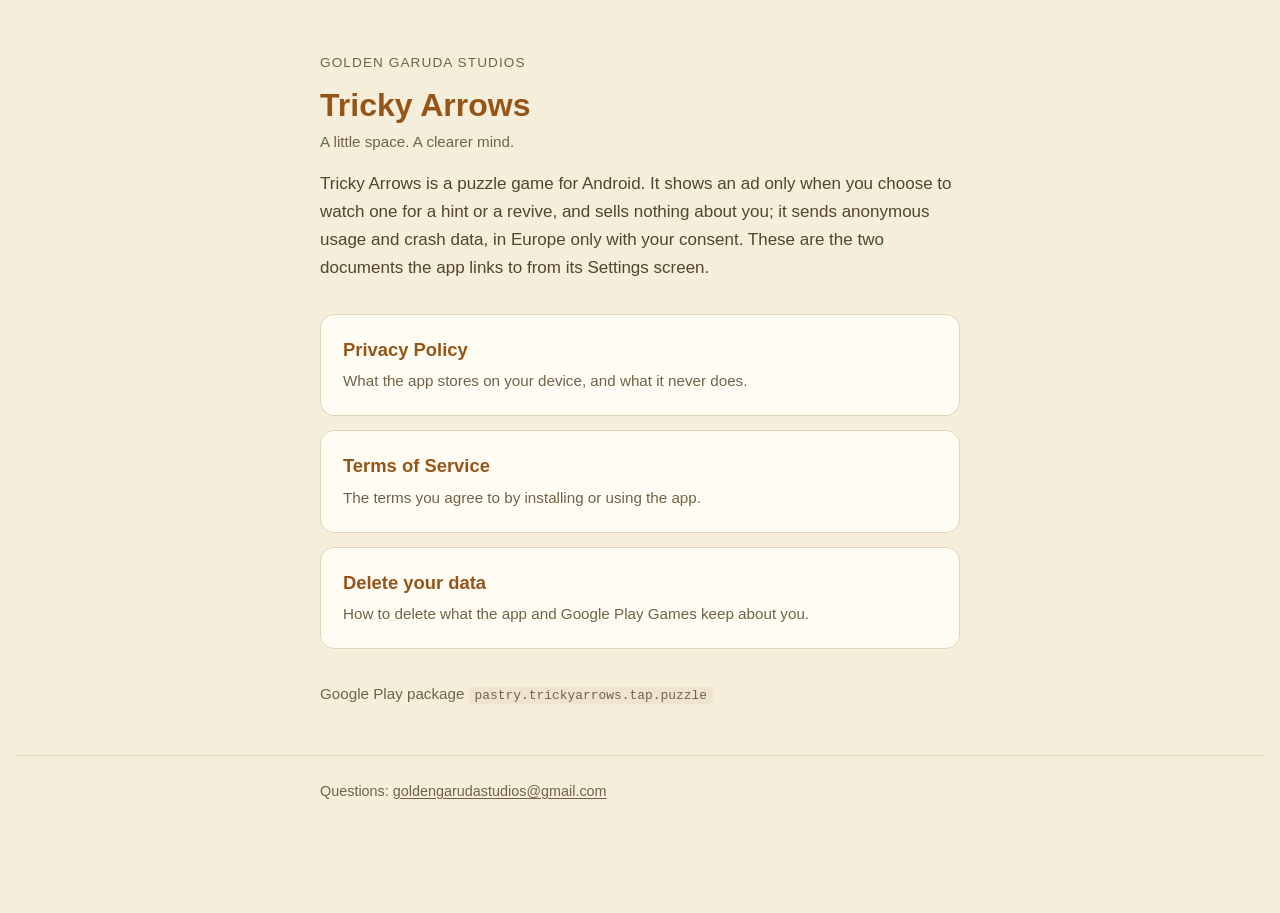
<file: index.html>
<!DOCTYPE html>
<html lang="en">
<head>
<meta charset="utf-8">
<meta name="viewport" content="width=device-width, initial-scale=1">
<title>Tricky Arrows — Legal</title>
<meta name="description" content="Privacy Policy and Terms of Service for Tricky Arrows, a puzzle game by Golden Garuda Studios.">
<meta name="color-scheme" content="light dark">
<link rel="stylesheet" href="style.css">
</head>
<body>

<header>
	<p class="eyebrow">Golden Garuda Studios</p>
	<h1>Tricky Arrows</h1>
	<p class="meta">A little space. A clearer mind.</p>
</header>

<main>

	<p>
		Tricky Arrows is a puzzle game for Android. It shows an ad only when you
		choose to watch one for a hint or a revive, and sells nothing about you; it sends anonymous usage and crash data, in Europe only with your consent. These are the two
		documents the app links to from its Settings screen.
	</p>

	<ul class="cards">
		<li>
			<a href="privacy/">
				<strong>Privacy Policy</strong>
				<span>What the app stores on your device, and what it never does.</span>
			</a>
		</li>
		<li>
			<a href="terms/">
				<strong>Terms of Service</strong>
				<span>The terms you agree to by installing or using the app.</span>
			</a>
		</li>
		<li>
			<a href="delete-data/">
				<strong>Delete your data</strong>
				<span>How to delete what the app and Google Play Games keep about you.</span>
			</a>
		</li>
	</ul>

	<p class="meta">
		Google Play package <span class="package">pastry.trickyarrows.tap.puzzle</span>
	</p>

</main>

<hr>

<footer>
	<p>
		Questions:
		<a href="mailto:goldengarudastudios@gmail.com">goldengarudastudios@gmail.com</a>
	</p>
</footer>

</body>
</html>
</file>
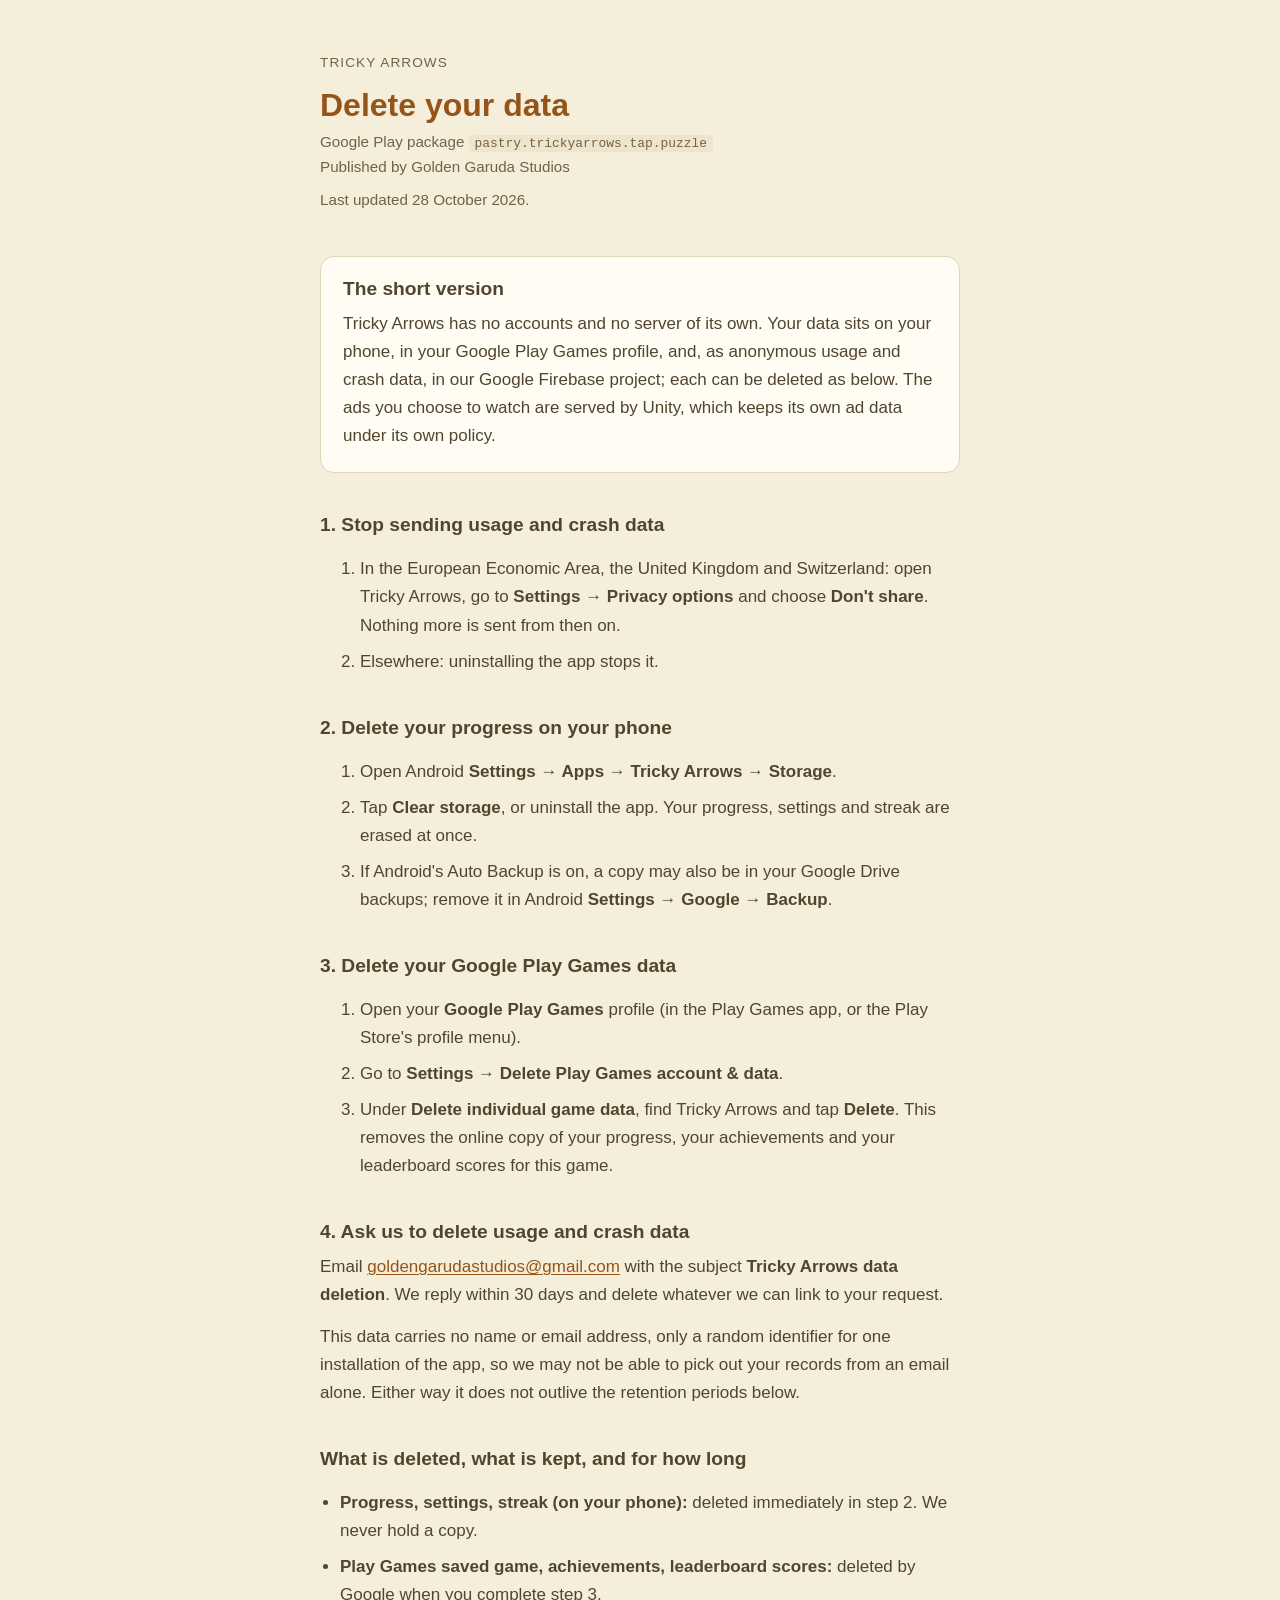
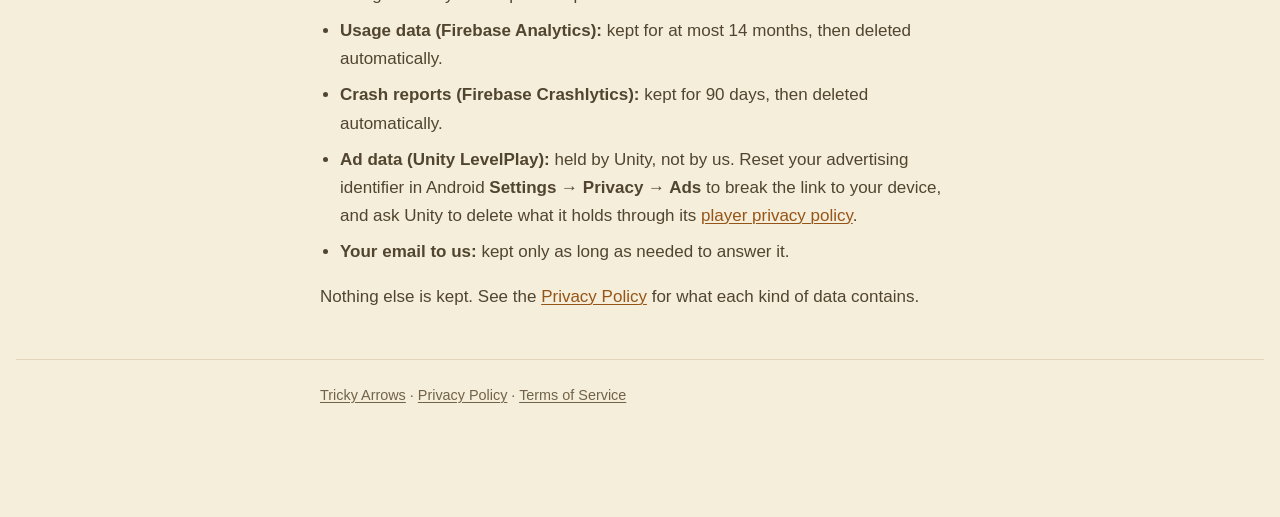
<file: delete-data/index.html>
<!DOCTYPE html>
<html lang="en">
<head>
<meta charset="utf-8">
<meta name="viewport" content="width=device-width, initial-scale=1">
<title>Delete your data — Tricky Arrows</title>
<meta name="description" content="How to delete the data Tricky Arrows and Google Play Games keep about you, what is deleted and what is kept.">
<meta name="color-scheme" content="light dark">
<link rel="stylesheet" href="../style.css">
</head>
<body>

<header>
	<p class="eyebrow">Tricky Arrows</p>
	<h1>Delete your data</h1>
	<p class="meta">
		Google Play package <span class="package">pastry.trickyarrows.tap.puzzle</span><br>
		Published by Golden Garuda Studios
	</p>
	<p class="meta">Last updated <time datetime="2026-10-28">28 October 2026</time>.</p>
</header>

<main>

	<section class="lede">
		<h2>The short version</h2>
		<p>
			Tricky Arrows has no accounts and no server of its own. Your data sits on your
			phone, in your Google Play Games profile, and, as anonymous usage and crash data,
			in our Google Firebase project; each can be deleted as below. The ads you choose to
			watch are served by Unity, which keeps its own ad data under its own policy.
		</p>
	</section>

	<h2>1. Stop sending usage and crash data</h2>
	<ol>
		<li>In the European Economic Area, the United Kingdom and Switzerland: open Tricky
			Arrows, go to <strong>Settings → Privacy options</strong> and choose
			<strong>Don't share</strong>. Nothing more is sent from then on.</li>
		<li>Elsewhere: uninstalling the app stops it.</li>
	</ol>

	<h2>2. Delete your progress on your phone</h2>
	<ol>
		<li>Open Android <strong>Settings → Apps → Tricky Arrows → Storage</strong>.</li>
		<li>Tap <strong>Clear storage</strong>, or uninstall the app. Your progress, settings
			and streak are erased at once.</li>
		<li>If Android's Auto Backup is on, a copy may also be in your Google Drive backups;
			remove it in Android <strong>Settings → Google → Backup</strong>.</li>
	</ol>

	<h2>3. Delete your Google Play Games data</h2>
	<ol>
		<li>Open your <strong>Google Play Games</strong> profile (in the Play Games app, or the
			Play Store's profile menu).</li>
		<li>Go to <strong>Settings → Delete Play Games account &amp; data</strong>.</li>
		<li>Under <strong>Delete individual game data</strong>, find Tricky Arrows and tap
			<strong>Delete</strong>. This removes the online copy of your progress, your
			achievements and your leaderboard scores for this game.</li>
	</ol>

	<h2>4. Ask us to delete usage and crash data</h2>
	<p>
		Email <a href="mailto:goldengarudastudios@gmail.com?subject=Tricky%20Arrows%20data%20deletion">goldengarudastudios@gmail.com</a>
		with the subject <strong>Tricky Arrows data deletion</strong>. We reply within 30 days
		and delete whatever we can link to your request.
	</p>
	<p>
		This data carries no name or email address, only a random identifier for one
		installation of the app, so we may not be able to pick out your records from an email
		alone. Either way it does not outlive the retention periods below.
	</p>

	<h2>What is deleted, what is kept, and for how long</h2>
	<ul>
		<li><strong>Progress, settings, streak (on your phone):</strong> deleted immediately in
			step 2. We never hold a copy.</li>
		<li><strong>Play Games saved game, achievements, leaderboard scores:</strong> deleted by
			Google when you complete step 3.</li>
		<li><strong>Usage data (Firebase Analytics):</strong> kept for at most 14 months, then
			deleted automatically.</li>
		<li><strong>Crash reports (Firebase Crashlytics):</strong> kept for 90 days, then deleted
			automatically.</li>
		<li><strong>Ad data (Unity LevelPlay):</strong> held by Unity, not by us. Reset your
			advertising identifier in Android <strong>Settings → Privacy → Ads</strong> to break
			the link to your device, and ask Unity to delete what it holds through its
			<a href="https://unity.com/legal/game-player-and-app-user-privacy-policy" rel="noopener">player
			privacy policy</a>.</li>
		<li><strong>Your email to us:</strong> kept only as long as needed to answer it.</li>
	</ul>
	<p>
		Nothing else is kept. See the <a href="../privacy/">Privacy Policy</a> for what each
		kind of data contains.
	</p>

</main>

<hr>

<footer>
	<p>
		<a href="../">Tricky Arrows</a> ·
		<a href="../privacy/">Privacy Policy</a> ·
		<a href="../terms/">Terms of Service</a>
	</p>
</footer>

</body>
</html>
</file>
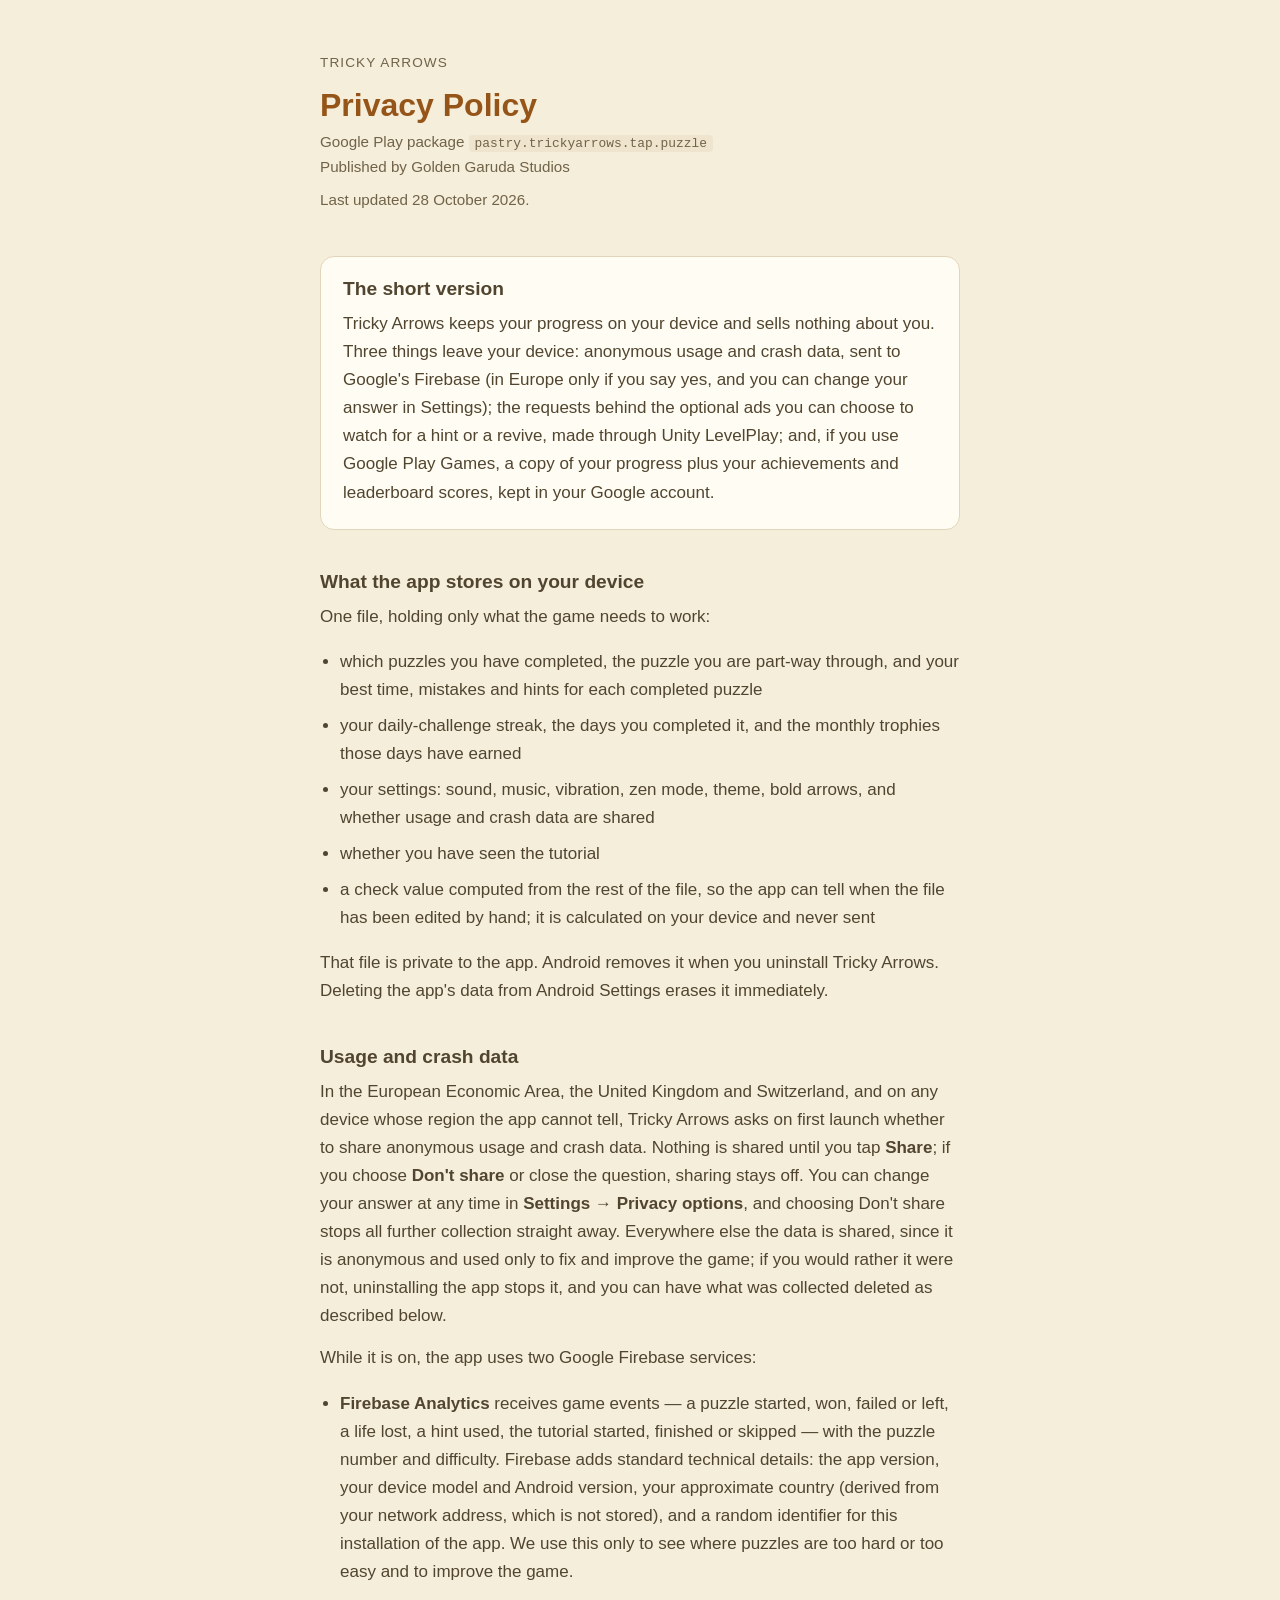
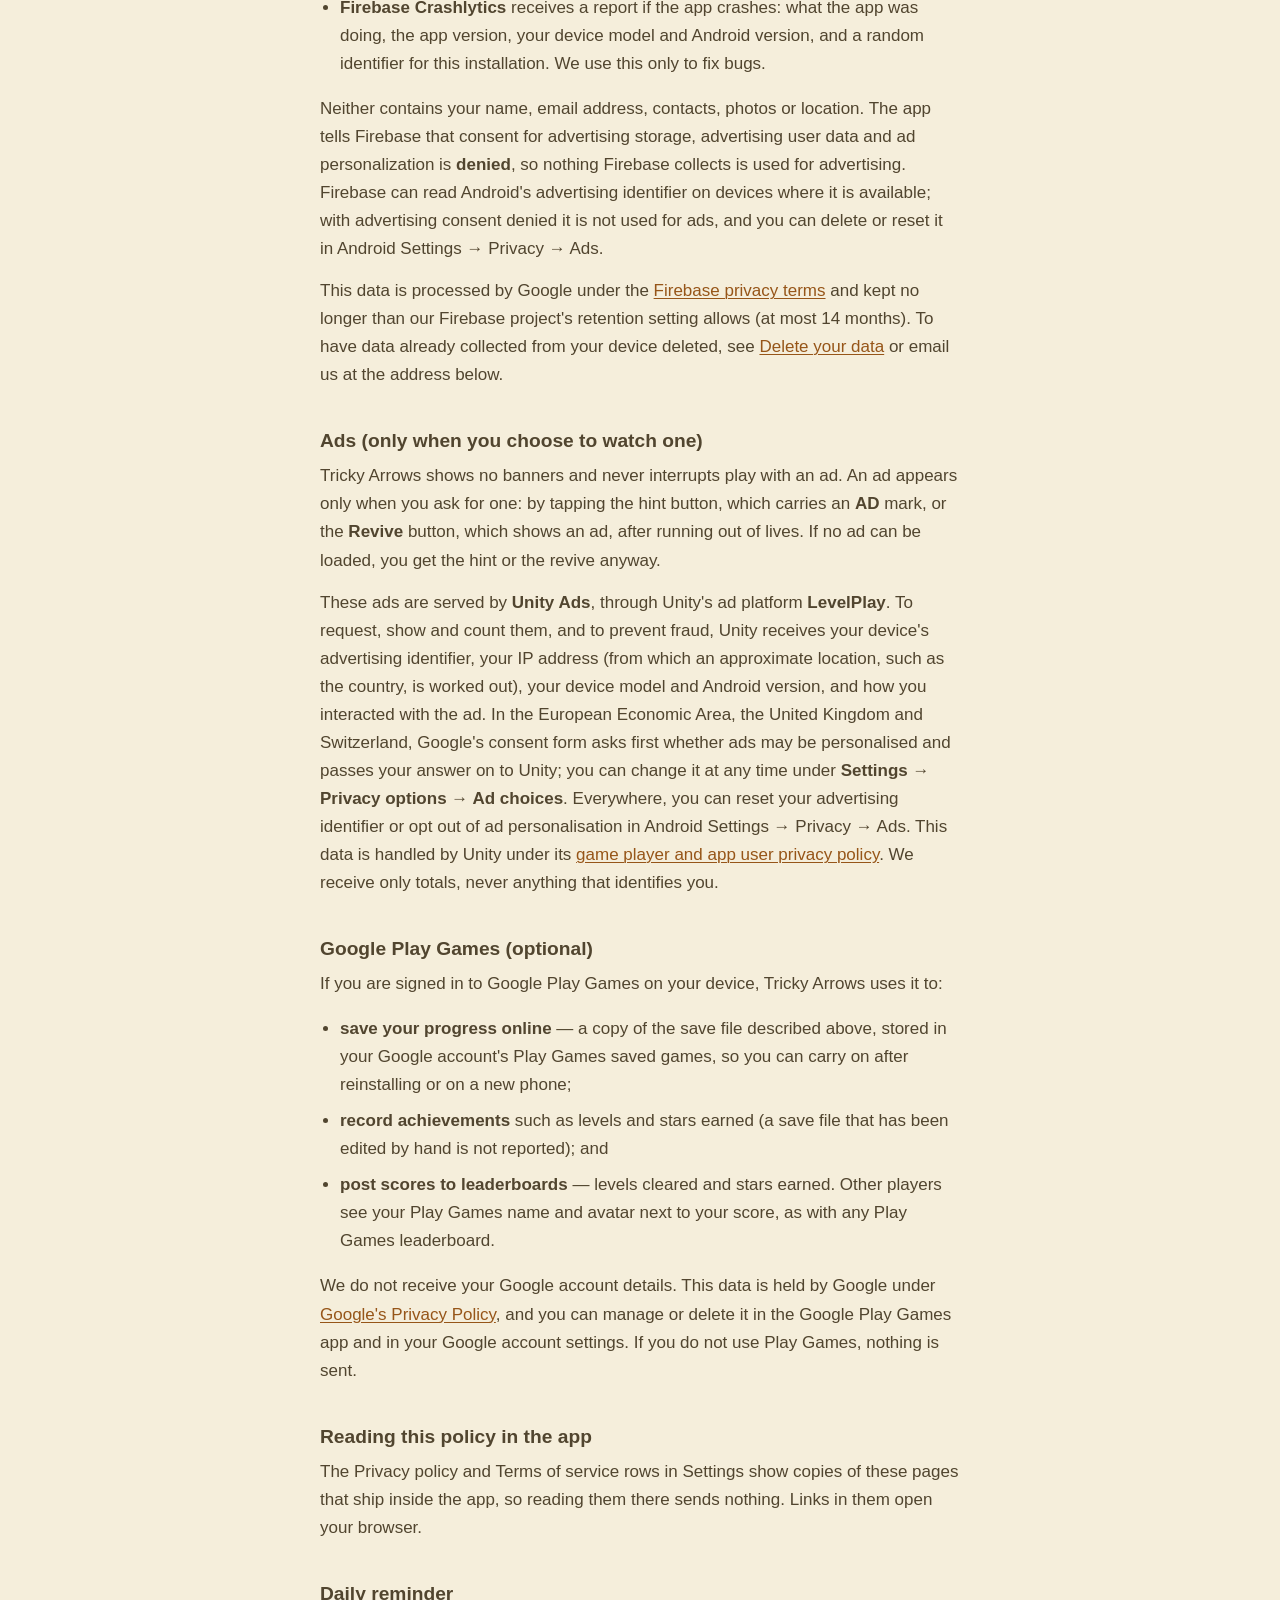
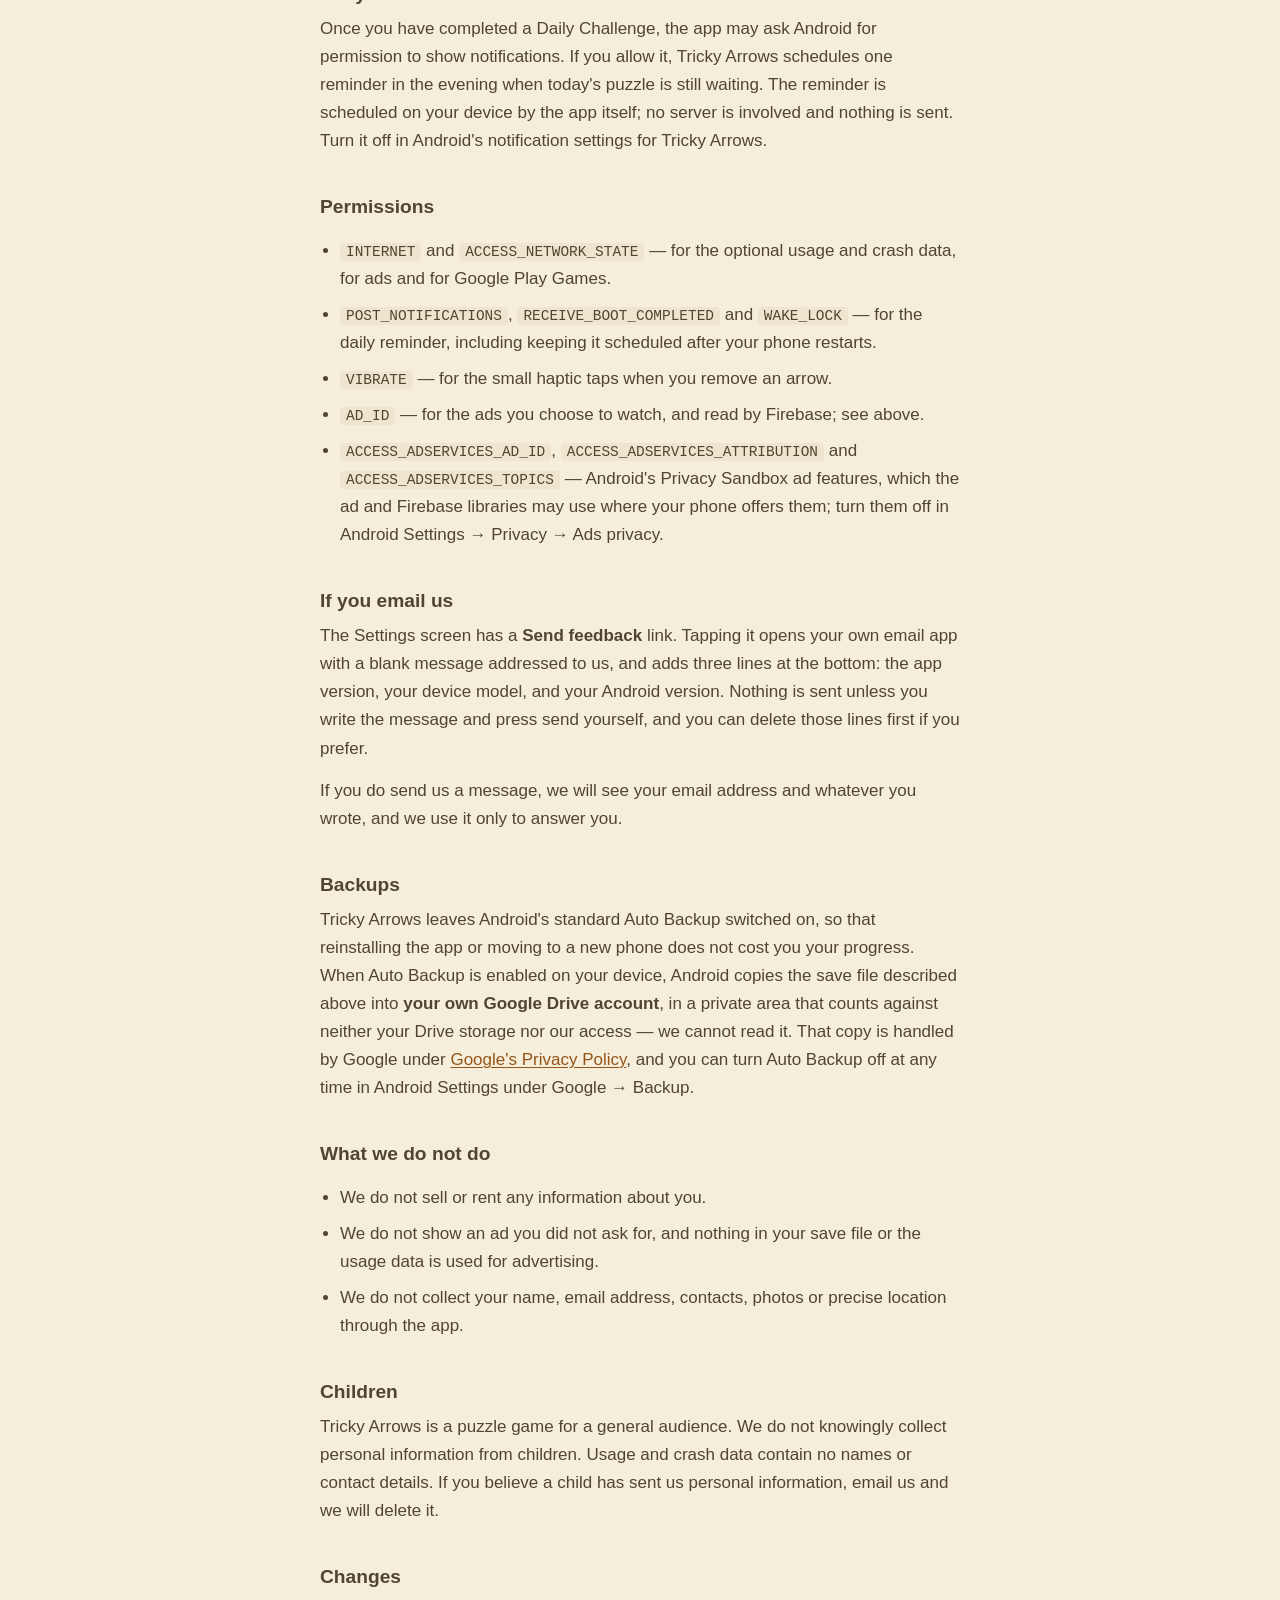
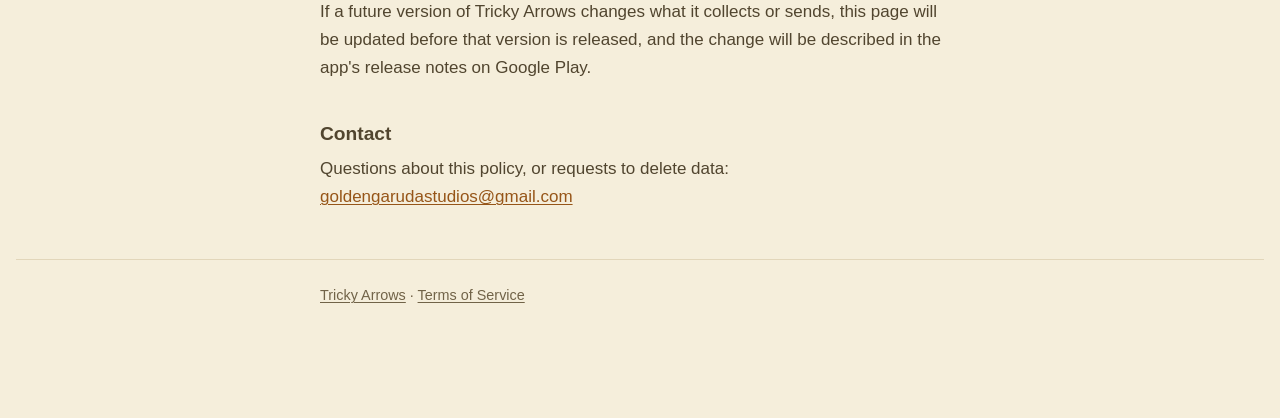
<file: privacy/index.html>
<!DOCTYPE html>
<html lang="en">
<head>
<meta charset="utf-8">
<meta name="viewport" content="width=device-width, initial-scale=1">
<title>Privacy Policy — Tricky Arrows</title>
<meta name="description" content="What Tricky Arrows stores on your device, the anonymous usage and crash data it sends (in Europe only with your consent), and what Google Play Games keeps for you.">
<meta name="color-scheme" content="light dark">
<link rel="stylesheet" href="../style.css">
</head>
<body>

<header>
	<p class="eyebrow">Tricky Arrows</p>
	<h1>Privacy Policy</h1>
	<p class="meta">
		Google Play package <span class="package">pastry.trickyarrows.tap.puzzle</span><br>
		Published by Golden Garuda Studios
	</p>
	<p class="meta">Last updated <time datetime="2026-10-28">28 October 2026</time>.</p>
</header>

<main>

	<section class="lede">
		<h2>The short version</h2>
		<p>
			Tricky Arrows keeps your progress on your device and sells nothing about you.
			Three things leave your device: anonymous usage and crash data, sent to Google's
			Firebase (in Europe only if you say yes, and you can change your answer in
			Settings); the requests behind the optional ads you can choose to watch for a
			hint or a revive, made through Unity LevelPlay; and, if you use Google Play Games,
			a copy of your progress plus your achievements and leaderboard scores, kept in
			your Google account.
		</p>
	</section>

	<h2>What the app stores on your device</h2>
	<p>One file, holding only what the game needs to work:</p>
	<ul>
		<li>which puzzles you have completed, the puzzle you are part-way through, and
			your best time, mistakes and hints for each completed puzzle</li>
		<li>your daily-challenge streak, the days you completed it, and the monthly
			trophies those days have earned</li>
		<li>your settings: sound, music, vibration, zen mode, theme, bold arrows, and
			whether usage and crash data are shared</li>
		<li>whether you have seen the tutorial</li>
		<li>a check value computed from the rest of the file, so the app can tell when the
			file has been edited by hand; it is calculated on your device and never
			sent</li>
	</ul>
	<p>
		That file is private to the app. Android removes it when you uninstall Tricky
		Arrows. Deleting the app's data from Android Settings erases it immediately.
	</p>

	<h2>Usage and crash data</h2>
	<p>
		In the European Economic Area, the United Kingdom and Switzerland, and on any
		device whose region the app cannot tell, Tricky Arrows asks on first launch
		whether to share anonymous usage and crash data. Nothing is shared until you tap
		<strong>Share</strong>; if you choose <strong>Don't share</strong> or close the
		question, sharing stays off. You can change your answer at any time in
		<strong>Settings → Privacy options</strong>, and choosing Don't share stops all
		further collection straight away. Everywhere else the data is shared, since it
		is anonymous and used only to fix and improve the game; if you would rather it
		were not, uninstalling the app stops it, and you can have what was collected
		deleted as described below.
	</p>
	<p>While it is on, the app uses two Google Firebase services:</p>
	<ul>
		<li><strong>Firebase Analytics</strong> receives game events — a puzzle started,
			won, failed or left, a life lost, a hint used, the tutorial started, finished or skipped — with the puzzle number and
			difficulty. Firebase adds standard technical details: the app version, your
			device model and Android version, your approximate country (derived from your
			network address, which is not stored), and a random identifier for this
			installation of the app. We use this only to see where puzzles are too hard or
			too easy and to improve the game.</li>
		<li><strong>Firebase Crashlytics</strong> receives a report if the app crashes:
			what the app was doing, the app version, your device model and Android version,
			and a random identifier for this installation. We use this only to fix
			bugs.</li>
	</ul>
	<p>
		Neither contains your name, email address, contacts, photos or location. The app
		tells Firebase that consent for advertising storage, advertising user data and ad
		personalization is <strong>denied</strong>, so nothing Firebase collects is used for
		advertising. Firebase can read Android's advertising identifier on devices where
		it is available; with advertising consent denied it is not used for ads, and you
		can delete or reset it in Android Settings → Privacy → Ads.
	</p>
	<p>
		This data is processed by Google under the
		<a href="https://firebase.google.com/support/privacy" rel="noopener">Firebase
		privacy terms</a> and kept no longer than our Firebase project's retention
		setting allows (at most 14 months). To have data already collected from your device deleted, see
		<a href="../delete-data/">Delete your data</a> or email us at the address below.
	</p>

	<h2>Ads (only when you choose to watch one)</h2>
	<p>
		Tricky Arrows shows no banners and never interrupts play with an ad. An ad appears
		only when you ask for one: by tapping the hint button, which carries an
		<strong>AD</strong> mark, or the <strong>Revive</strong> button, which shows an ad, after running out
		of lives. If no ad can be loaded, you get the hint or the revive anyway.
	</p>
	<p>
		These ads are served by <strong>Unity Ads</strong>, through Unity's ad platform
		<strong>LevelPlay</strong>. To request, show and count them, and to prevent fraud,
		Unity receives your device's advertising identifier, your IP address (from which an
		approximate location, such as the country, is worked out), your device model and
		Android version, and how you interacted with the ad. In the European Economic Area,
		the United Kingdom and Switzerland, Google's consent form asks first whether ads may be
		personalised and passes your answer on to Unity; you can change it at any time under
		<strong>Settings → Privacy options → Ad choices</strong>.
		Everywhere, you can reset your advertising identifier or opt out of ad
		personalisation in Android Settings → Privacy → Ads. This data is handled by Unity
		under its <a href="https://unity.com/legal/game-player-and-app-user-privacy-policy" rel="noopener">game
		player and app user privacy policy</a>. We receive
		only totals, never anything that identifies you.
	</p>

	<h2>Google Play Games (optional)</h2>
	<p>
		If you are signed in to Google Play Games on your device, Tricky Arrows uses it to:
	</p>
	<ul>
		<li><strong>save your progress online</strong> — a copy of the save file described
			above, stored in your Google account's Play Games saved games, so you can carry
			on after reinstalling or on a new phone;</li>
		<li><strong>record achievements</strong> such as levels and stars earned (a save
			file that has been edited by hand is not reported); and</li>
		<li><strong>post scores to leaderboards</strong> — levels cleared and stars earned.
			Other players see your Play Games name and avatar next to your score, as with
			any Play Games leaderboard.</li>
	</ul>
	<p>
		We do not receive your Google account details. This data is held by Google under
		<a href="https://policies.google.com/privacy" rel="noopener">Google's Privacy
		Policy</a>, and you can manage or delete it in the Google Play Games app and in
		your Google account settings. If you do not use Play Games, nothing is sent.
	</p>

	<h2>Reading this policy in the app</h2>
	<p>
		The Privacy policy and Terms of service rows in Settings show copies of these
		pages that ship inside the app, so reading them there sends nothing. Links in
		them open your browser.
	</p>

	<h2>Daily reminder</h2>
	<p>
		Once you have completed a Daily Challenge, the app may ask Android for permission
		to show notifications. If you allow it, Tricky Arrows schedules one reminder in
		the evening when today's puzzle is still waiting. The reminder is scheduled on
		your device by the app itself; no server is involved and nothing is sent. Turn it
		off in Android's notification settings for Tricky Arrows.
	</p>

	<h2>Permissions</h2>
	<ul>
		<li><span class="package">INTERNET</span> and
			<span class="package">ACCESS_NETWORK_STATE</span> — for the optional usage and
			crash data, for ads and for Google Play Games.</li>
		<li><span class="package">POST_NOTIFICATIONS</span>,
			<span class="package">RECEIVE_BOOT_COMPLETED</span> and
			<span class="package">WAKE_LOCK</span> — for the daily reminder, including
			keeping it scheduled after your phone restarts.</li>
		<li><span class="package">VIBRATE</span> — for the small haptic taps when you
			remove an arrow.</li>
		<li><span class="package">AD_ID</span> — for the ads you choose to watch, and read
			by Firebase; see above.</li>
		<li><span class="package">ACCESS_ADSERVICES_AD_ID</span>,
			<span class="package">ACCESS_ADSERVICES_ATTRIBUTION</span> and
			<span class="package">ACCESS_ADSERVICES_TOPICS</span> — Android's Privacy Sandbox
			ad features, which the ad and Firebase libraries may use where your phone offers
			them; turn them off in Android Settings → Privacy → Ads privacy.</li>
	</ul>

	<h2>If you email us</h2>
	<p>
		The Settings screen has a <strong>Send feedback</strong> link. Tapping it opens
		your own email app with a blank message addressed to us, and adds three lines at
		the bottom: the app version, your device model, and your Android version. Nothing
		is sent unless you write the message and press send yourself, and you can delete
		those lines first if you prefer.
	</p>
	<p>
		If you do send us a message, we will see your email address and whatever you
		wrote, and we use it only to answer you.
	</p>

	<h2>Backups</h2>
	<p>
		Tricky Arrows leaves Android's standard Auto Backup switched on, so that
		reinstalling the app or moving to a new phone does not cost you your progress.
		When Auto Backup is enabled on your device, Android copies the save file
		described above into <strong>your own Google Drive account</strong>, in a private
		area that counts against neither your Drive storage nor our access — we cannot
		read it. That copy is handled by Google under
		<a href="https://policies.google.com/privacy" rel="noopener">Google's Privacy
		Policy</a>, and you can turn Auto Backup off at any time in Android Settings
		under Google → Backup.
	</p>

	<h2>What we do not do</h2>
	<ul>
		<li>We do not sell or rent any information about you.</li>
		<li>We do not show an ad you did not ask for, and nothing in your save file or the
			usage data is used for advertising.</li>
		<li>We do not collect your name, email address, contacts, photos or precise
			location through the app.</li>
	</ul>

	<h2>Children</h2>
	<p>
		Tricky Arrows is a puzzle game for a general audience. We do not knowingly
		collect personal information from children. Usage and crash data contain no
		names or contact details. If you believe a
		child has sent us personal information, email us and we will delete it.
	</p>

	<h2>Changes</h2>
	<p>
		If a future version of Tricky Arrows changes what it collects or sends, this page
		will be updated before that version is released, and the change will be
		described in the app's release notes on Google Play.
	</p>

	<h2>Contact</h2>
	<p>
		Questions about this policy, or requests to delete data:
		<a href="mailto:goldengarudastudios@gmail.com">goldengarudastudios@gmail.com</a>
	</p>

</main>

<hr>

<footer>
	<p>
		<a href="../">Tricky Arrows</a> ·
		<a href="../terms/">Terms of Service</a>
	</p>
</footer>

</body>
</html>
</file>
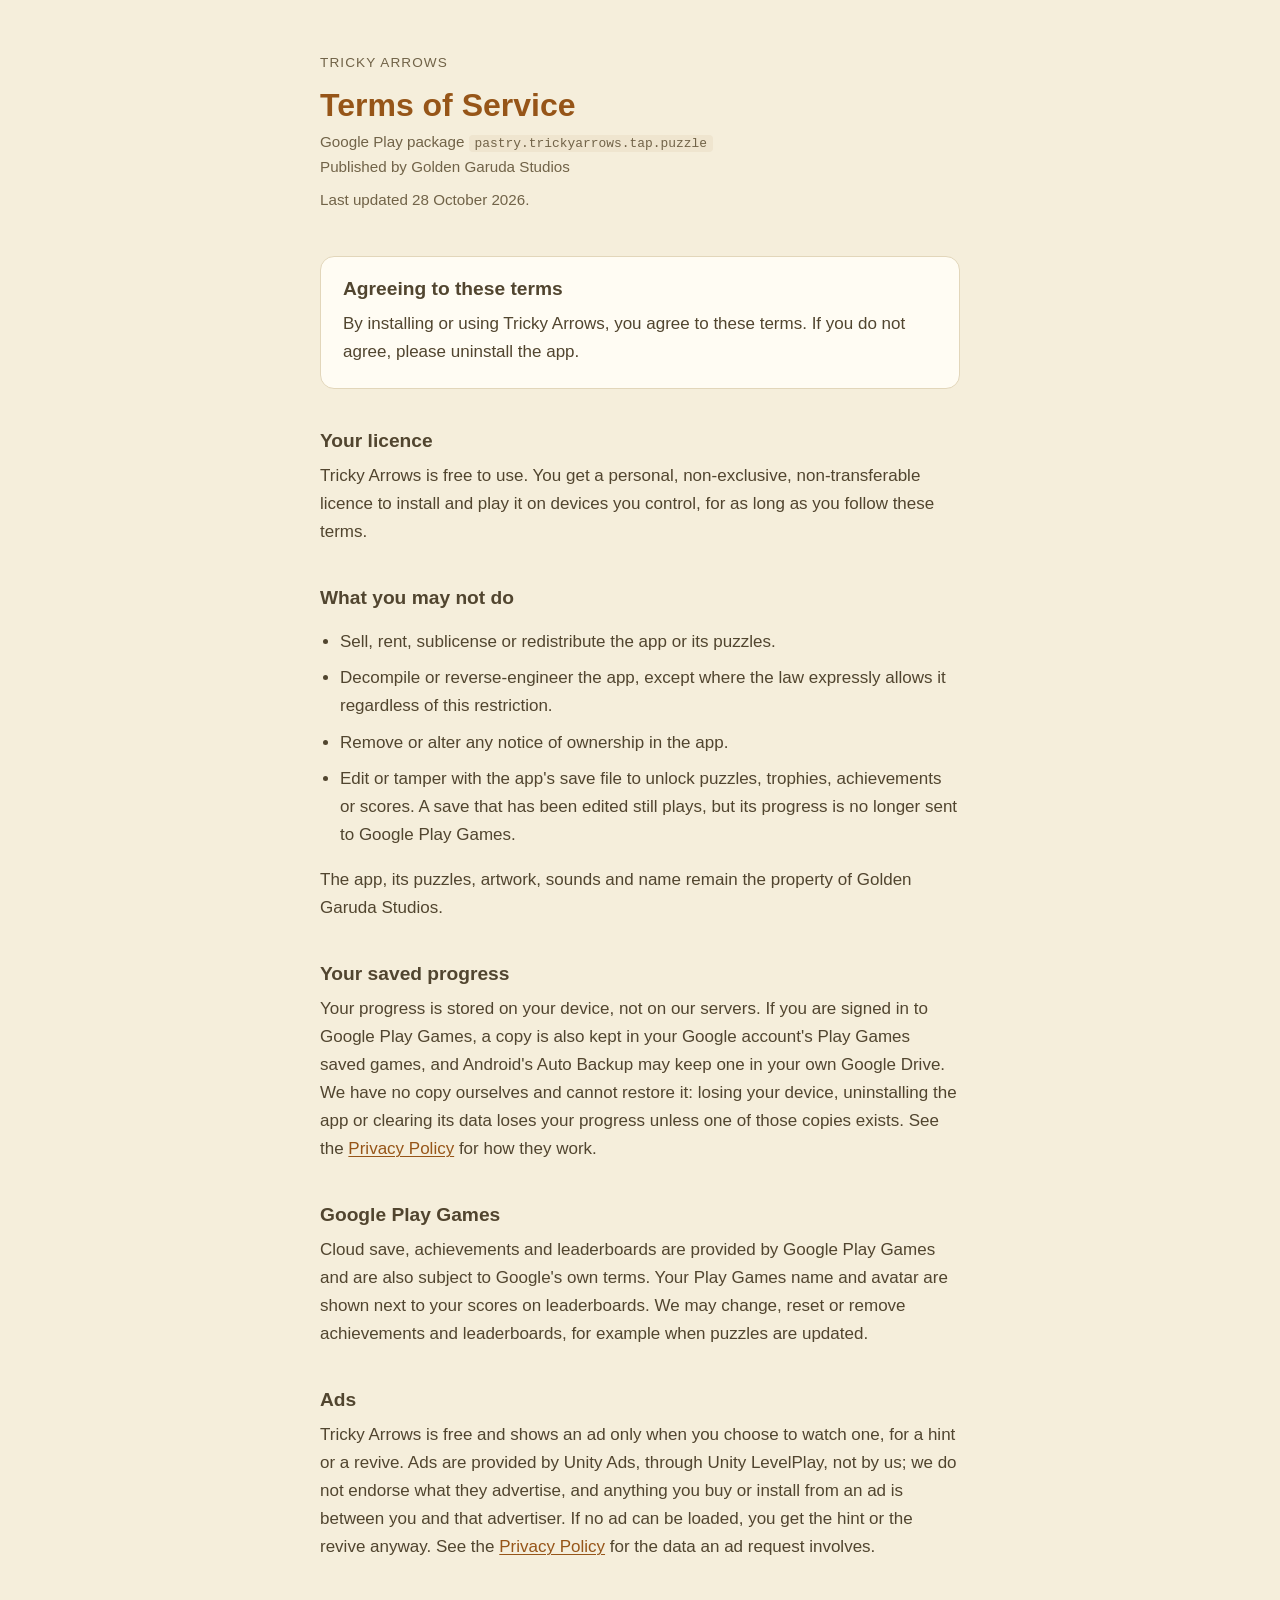
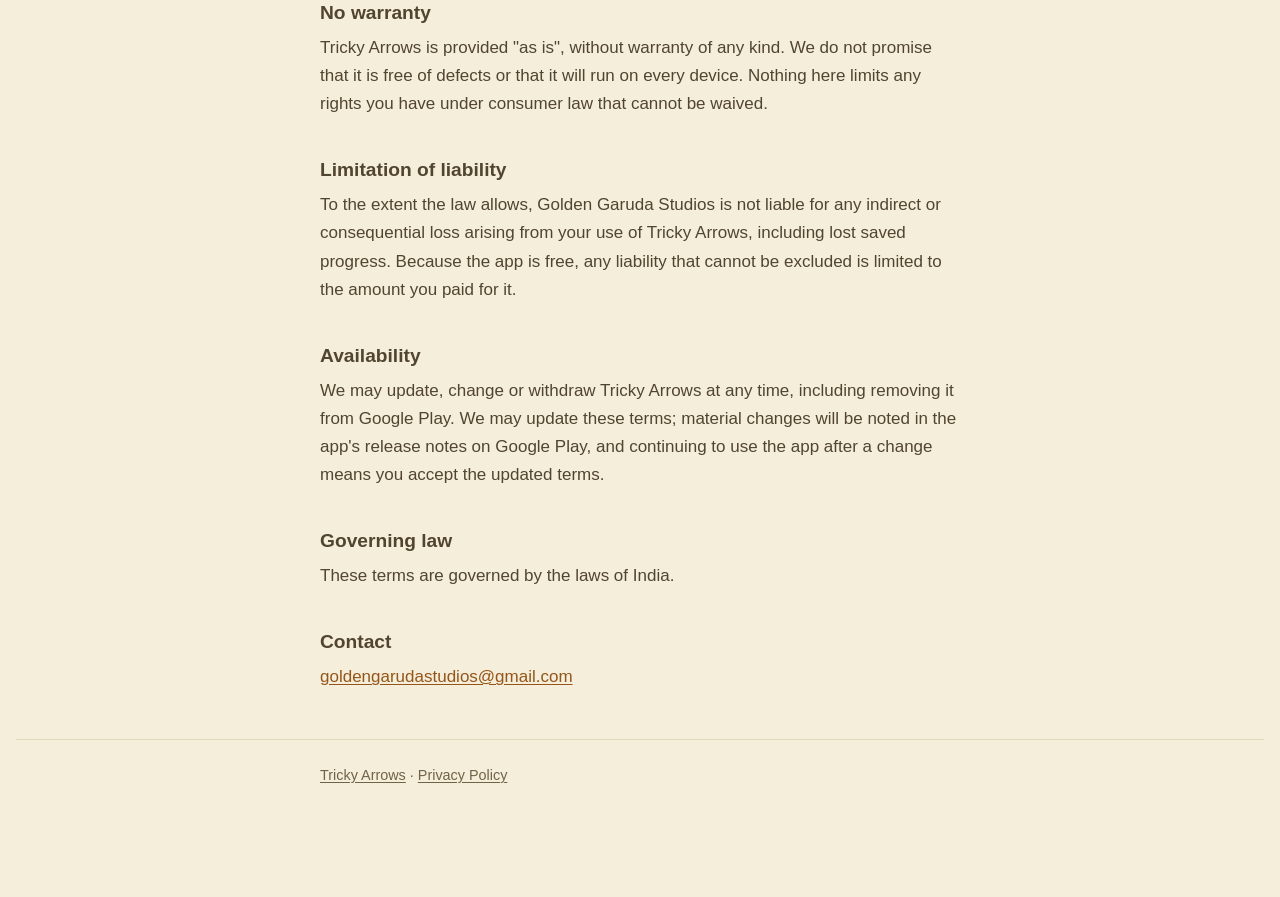
<file: terms/index.html>
<!DOCTYPE html>
<html lang="en">
<head>
<meta charset="utf-8">
<meta name="viewport" content="width=device-width, initial-scale=1">
<title>Terms of Service — Tricky Arrows</title>
<meta name="description" content="The terms you agree to by installing or using Tricky Arrows.">
<meta name="color-scheme" content="light dark">
<link rel="stylesheet" href="../style.css">
</head>
<body>

<header>
	<p class="eyebrow">Tricky Arrows</p>
	<h1>Terms of Service</h1>
	<p class="meta">
		Google Play package <span class="package">pastry.trickyarrows.tap.puzzle</span><br>
		Published by Golden Garuda Studios
	</p>
	<p class="meta">Last updated <time datetime="2026-10-28">28 October 2026</time>.</p>
</header>

<main>

	<section class="lede">
		<h2>Agreeing to these terms</h2>
		<p>
			By installing or using Tricky Arrows, you agree to these terms. If you do not
			agree, please uninstall the app.
		</p>
	</section>

	<h2>Your licence</h2>
	<p>
		Tricky Arrows is free to use. You get a personal, non-exclusive,
		non-transferable licence to install and play it on devices you control, for as
		long as you follow these terms.
	</p>

	<h2>What you may not do</h2>
	<ul>
		<li>Sell, rent, sublicense or redistribute the app or its puzzles.</li>
		<li>Decompile or reverse-engineer the app, except where the law expressly allows
			it regardless of this restriction.</li>
		<li>Remove or alter any notice of ownership in the app.</li>
		<li>Edit or tamper with the app's save file to unlock puzzles, trophies,
			achievements or scores. A save that has been edited still plays, but its
			progress is no longer sent to Google Play Games.</li>
	</ul>
	<p>
		The app, its puzzles, artwork, sounds and name remain the property of Golden
		Garuda Studios.
	</p>

	<h2>Your saved progress</h2>
	<p>
		Your progress is stored on your device, not on our servers. If you are signed in
		to Google Play Games, a copy is also kept in your Google account's Play Games
		saved games, and Android's Auto Backup may keep one in your own Google Drive. We
		have no copy ourselves and cannot restore it: losing your device, uninstalling
		the app or clearing its data loses your progress unless one of those copies
		exists. See the <a href="../privacy/">Privacy Policy</a> for how they work.
	</p>

	<h2>Google Play Games</h2>
	<p>
		Cloud save, achievements and leaderboards are provided by Google Play Games and
		are also subject to Google's own terms. Your Play Games name and avatar are shown
		next to your scores on leaderboards. We may change, reset or remove achievements
		and leaderboards, for example when puzzles are updated.
	</p>

	<h2>Ads</h2>
	<p>
		Tricky Arrows is free and shows an ad only when you choose to watch one, for a hint
		or a revive. Ads are provided by Unity Ads, through Unity LevelPlay, not by us; we do
		not endorse what they advertise, and anything you buy or install from an ad is
		between you and that advertiser. If no ad can be loaded, you get the
		hint or the revive anyway. See the <a href="../privacy/">Privacy Policy</a> for the
		data an ad request involves.
	</p>

	<h2>No warranty</h2>
	<p>
		Tricky Arrows is provided "as is", without warranty of any kind. We do not
		promise that it is free of defects or that it will run on every device. Nothing
		here limits any rights you have under consumer law that cannot be waived.
	</p>

	<h2>Limitation of liability</h2>
	<p>
		To the extent the law allows, Golden Garuda Studios is not liable for any
		indirect or consequential loss arising from your use of Tricky Arrows, including
		lost saved progress. Because the app is free, any liability that cannot be
		excluded is limited to the amount you paid for it.
	</p>

	<h2>Availability</h2>
	<p>
		We may update, change or withdraw Tricky Arrows at any time, including removing
		it from Google Play. We may update these terms; material changes will be noted
		in the app's release notes on Google Play, and continuing to use the app after a
		change means you accept the updated terms.
	</p>

	<h2>Governing law</h2>
	<p>These terms are governed by the laws of India.</p>

	<h2>Contact</h2>
	<p>
		<a href="mailto:goldengarudastudios@gmail.com">goldengarudastudios@gmail.com</a>
	</p>

</main>

<hr>

<footer>
	<p>
		<a href="../">Tricky Arrows</a> ·
		<a href="../privacy/">Privacy Policy</a>
	</p>
</footer>

</body>
</html>
</file>
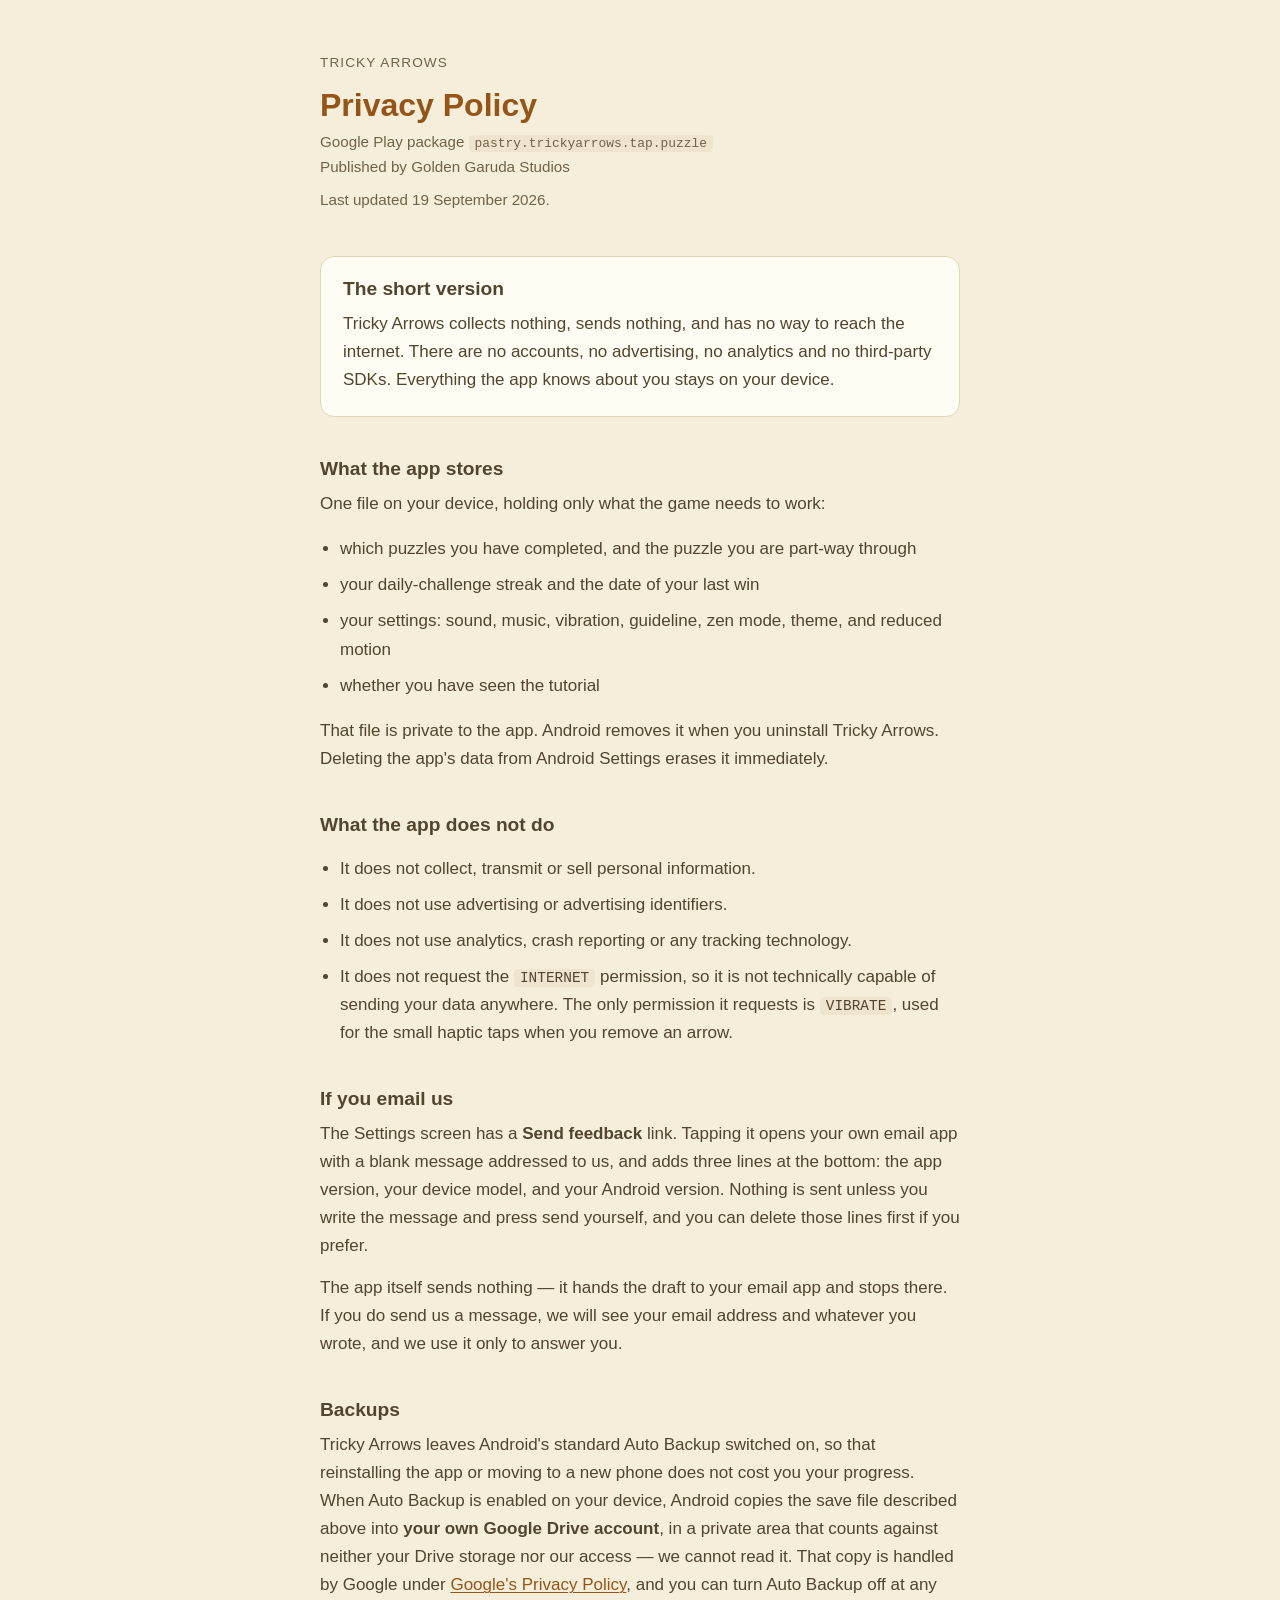
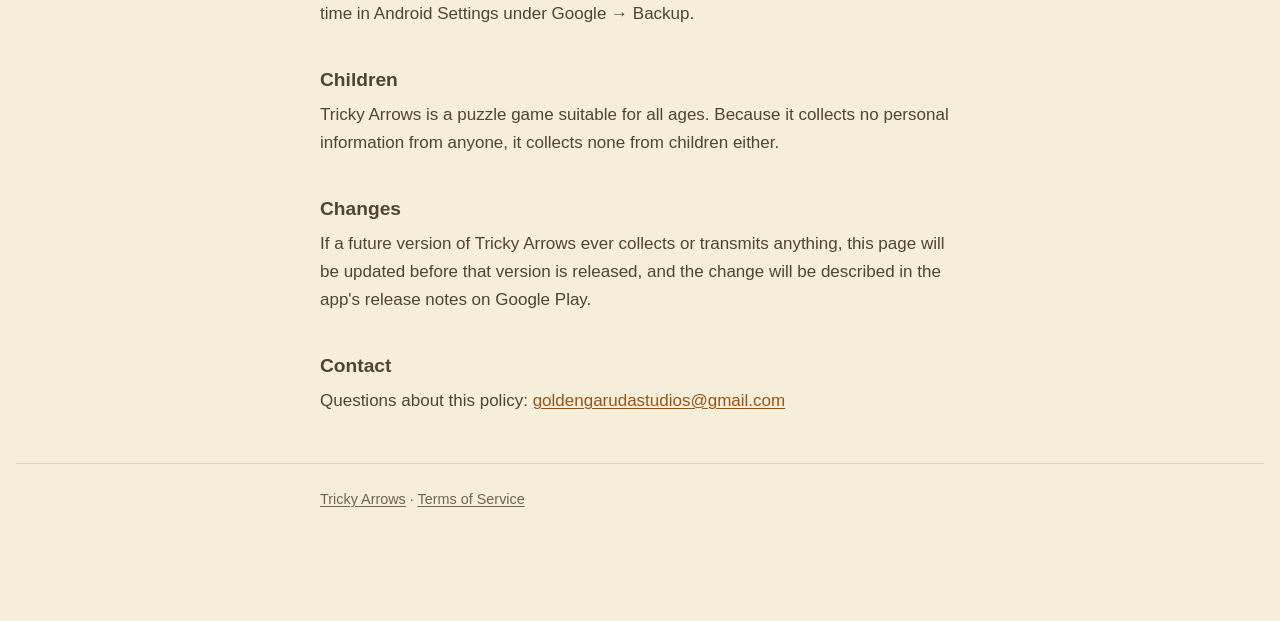
<file: privacy-policy.html>
<!DOCTYPE html>
<html lang="en">
<head>
<meta charset="utf-8">
<meta name="viewport" content="width=device-width, initial-scale=1">
<title>Privacy Policy — Tricky Arrows</title>
<meta name="description" content="Tricky Arrows collects nothing, sends nothing, and cannot reach the internet. Everything it knows about you stays on your device.">
<meta name="color-scheme" content="light dark">
<link rel="stylesheet" href="../style.css">
</head>
<body>

<header>
	<p class="eyebrow">Tricky Arrows</p>
	<h1>Privacy Policy</h1>
	<p class="meta">
		Google Play package <span class="package">pastry.trickyarrows.tap.puzzle</span><br>
		Published by Golden Garuda Studios
	</p>
	<p class="meta">Last updated <time datetime="2026-09-19">19 September 2026</time>.</p>
</header>

<main>

	<section class="lede">
		<h2>The short version</h2>
		<p>
			Tricky Arrows collects nothing, sends nothing, and has no way to reach the
			internet. There are no accounts, no advertising, no analytics and no
			third-party SDKs. Everything the app knows about you stays on your device.
		</p>
	</section>

	<h2>What the app stores</h2>
	<p>One file on your device, holding only what the game needs to work:</p>
	<ul>
		<li>which puzzles you have completed, and the puzzle you are part-way through</li>
		<li>your daily-challenge streak and the date of your last win</li>
		<li>your settings: sound, music, vibration, guideline, zen mode, theme, and
			reduced motion</li>
		<li>whether you have seen the tutorial</li>
	</ul>
	<p>
		That file is private to the app. Android removes it when you uninstall Tricky
		Arrows. Deleting the app's data from Android Settings erases it immediately.
	</p>

	<h2>What the app does not do</h2>
	<ul>
		<li>It does not collect, transmit or sell personal information.</li>
		<li>It does not use advertising or advertising identifiers.</li>
		<li>It does not use analytics, crash reporting or any tracking technology.</li>
		<li>It does not request the <span class="package">INTERNET</span> permission, so
			it is not technically capable of sending your data anywhere. The only
			permission it requests is <span class="package">VIBRATE</span>, used for the
			small haptic taps when you remove an arrow.</li>
	</ul>

	<h2>If you email us</h2>
	<p>
		The Settings screen has a <strong>Send feedback</strong> link. Tapping it opens
		your own email app with a blank message addressed to us, and adds three lines at
		the bottom: the app version, your device model, and your Android version. Nothing
		is sent unless you write the message and press send yourself, and you can delete
		those lines first if you prefer.
	</p>
	<p>
		The app itself sends nothing — it hands the draft to your email app and stops
		there. If you do send us a message, we will see your email address and whatever
		you wrote, and we use it only to answer you.
	</p>

	<h2>Backups</h2>
	<p>
		Tricky Arrows leaves Android's standard Auto Backup switched on, so that
		reinstalling the app or moving to a new phone does not cost you your progress.
		When Auto Backup is enabled on your device, Android copies the save file
		described above into <strong>your own Google Drive account</strong>, in a private
		area that counts against neither your Drive storage nor our access — we cannot
		read it. That copy is handled by Google under
		<a href="https://policies.google.com/privacy" rel="noopener">Google's Privacy
		Policy</a>, and you can turn Auto Backup off at any time in Android Settings
		under Google → Backup.
	</p>

	<h2>Children</h2>
	<p>
		Tricky Arrows is a puzzle game suitable for all ages. Because it collects no
		personal information from anyone, it collects none from children either.
	</p>

	<h2>Changes</h2>
	<p>
		If a future version of Tricky Arrows ever collects or transmits anything, this
		page will be updated before that version is released, and the change will be
		described in the app's release notes on Google Play.
	</p>

	<h2>Contact</h2>
	<p>
		Questions about this policy:
		<a href="mailto:goldengarudastudios@gmail.com">goldengarudastudios@gmail.com</a>
	</p>

</main>

<hr>

<footer>
	<p>
		<a href="../">Tricky Arrows</a> ·
		<a href="../terms/">Terms of Service</a>
	</p>
</footer>

</body>
</html>
</file>
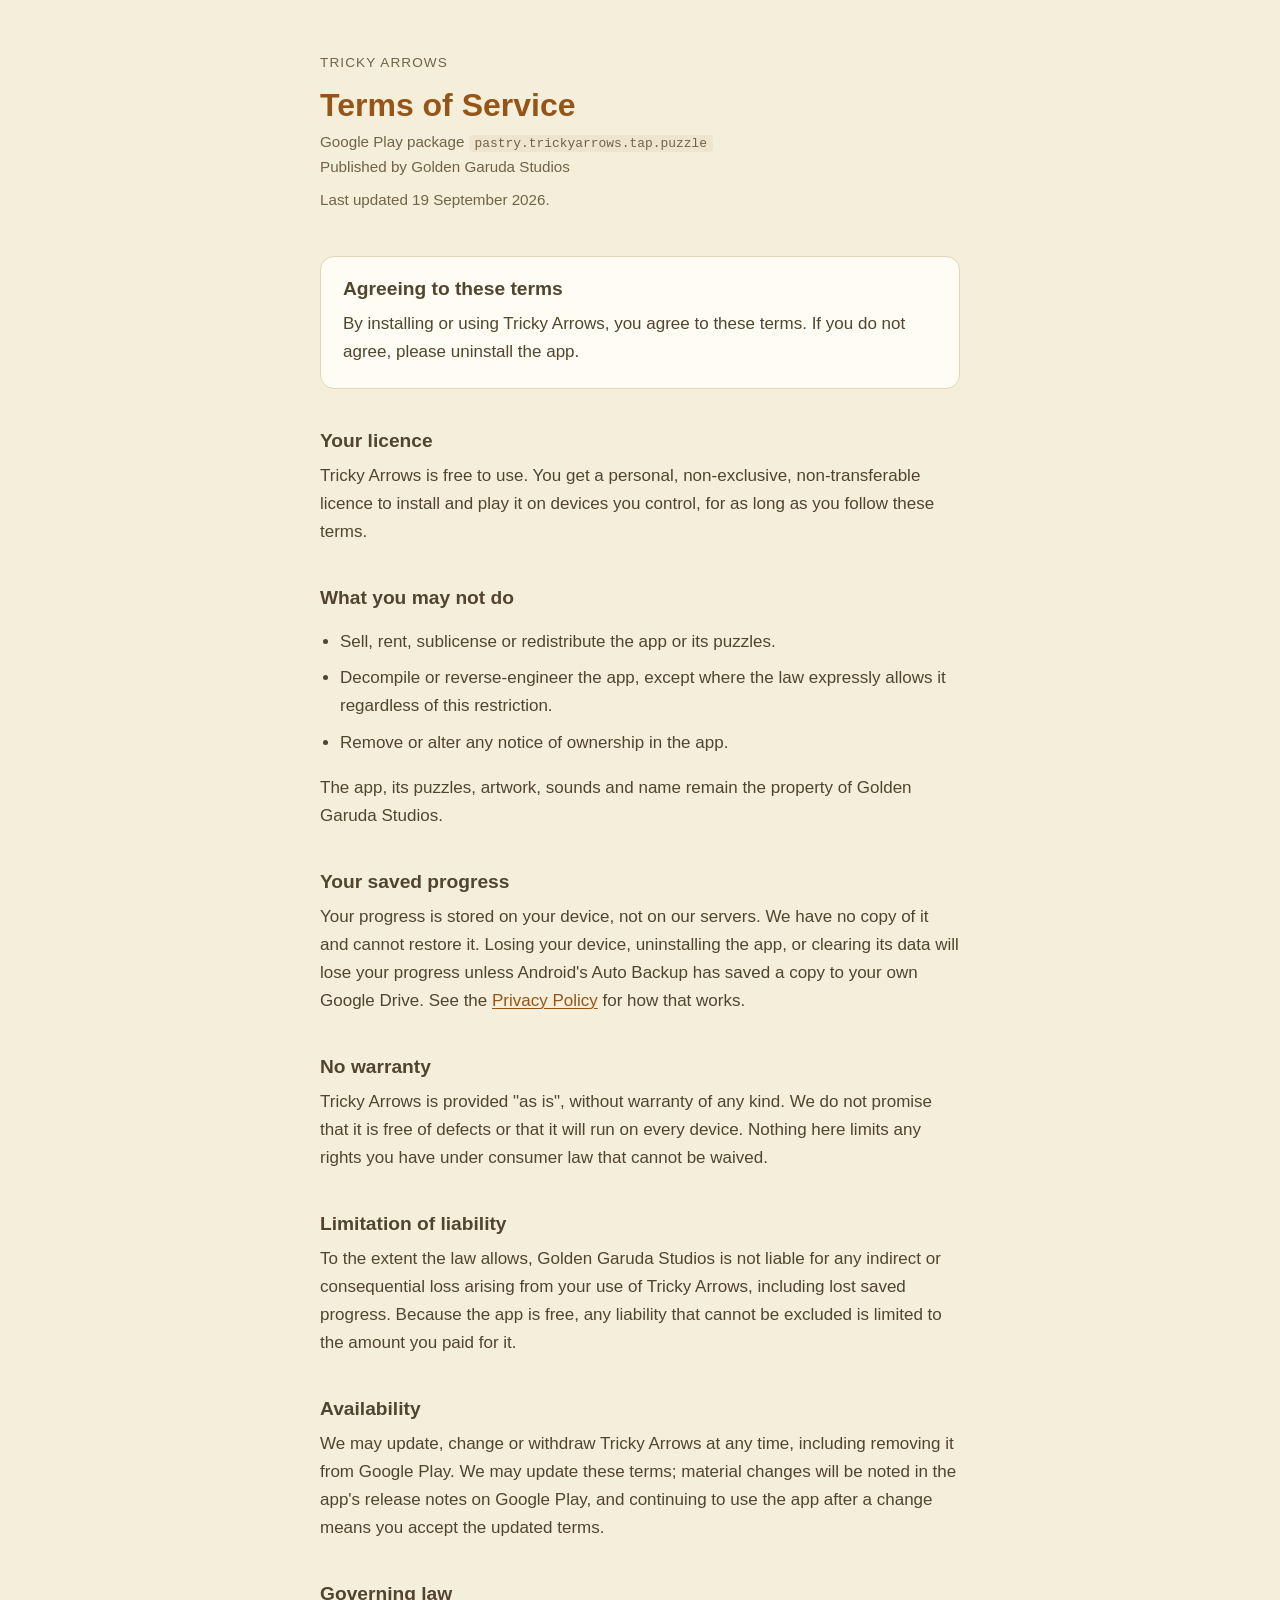
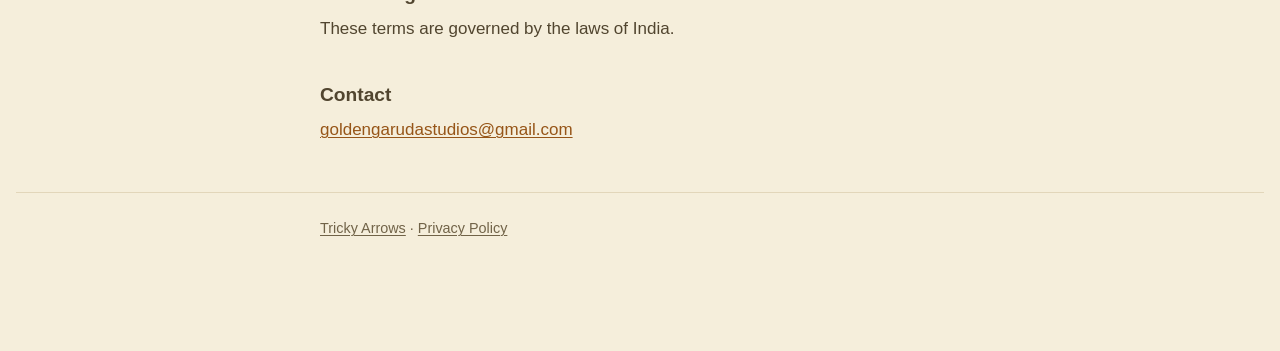
<file: terms-of-service.html>
<!DOCTYPE html>
<html lang="en">
<head>
<meta charset="utf-8">
<meta name="viewport" content="width=device-width, initial-scale=1">
<title>Terms of Service — Tricky Arrows</title>
<meta name="description" content="The terms you agree to by installing or using Tricky Arrows.">
<meta name="color-scheme" content="light dark">
<link rel="stylesheet" href="../style.css">
</head>
<body>

<header>
	<p class="eyebrow">Tricky Arrows</p>
	<h1>Terms of Service</h1>
	<p class="meta">
		Google Play package <span class="package">pastry.trickyarrows.tap.puzzle</span><br>
		Published by Golden Garuda Studios
	</p>
	<p class="meta">Last updated <time datetime="2026-09-19">19 September 2026</time>.</p>
</header>

<main>

	<section class="lede">
		<h2>Agreeing to these terms</h2>
		<p>
			By installing or using Tricky Arrows, you agree to these terms. If you do not
			agree, please uninstall the app.
		</p>
	</section>

	<h2>Your licence</h2>
	<p>
		Tricky Arrows is free to use. You get a personal, non-exclusive,
		non-transferable licence to install and play it on devices you control, for as
		long as you follow these terms.
	</p>

	<h2>What you may not do</h2>
	<ul>
		<li>Sell, rent, sublicense or redistribute the app or its puzzles.</li>
		<li>Decompile or reverse-engineer the app, except where the law expressly allows
			it regardless of this restriction.</li>
		<li>Remove or alter any notice of ownership in the app.</li>
	</ul>
	<p>
		The app, its puzzles, artwork, sounds and name remain the property of Golden
		Garuda Studios.
	</p>

	<h2>Your saved progress</h2>
	<p>
		Your progress is stored on your device, not on our servers. We have no copy of
		it and cannot restore it. Losing your device, uninstalling the app, or clearing
		its data will lose your progress unless Android's Auto Backup has saved a copy
		to your own Google Drive. See the <a href="../privacy/">Privacy Policy</a> for
		how that works.
	</p>

	<h2>No warranty</h2>
	<p>
		Tricky Arrows is provided "as is", without warranty of any kind. We do not
		promise that it is free of defects or that it will run on every device. Nothing
		here limits any rights you have under consumer law that cannot be waived.
	</p>

	<h2>Limitation of liability</h2>
	<p>
		To the extent the law allows, Golden Garuda Studios is not liable for any
		indirect or consequential loss arising from your use of Tricky Arrows, including
		lost saved progress. Because the app is free, any liability that cannot be
		excluded is limited to the amount you paid for it.
	</p>

	<h2>Availability</h2>
	<p>
		We may update, change or withdraw Tricky Arrows at any time, including removing
		it from Google Play. We may update these terms; material changes will be noted
		in the app's release notes on Google Play, and continuing to use the app after a
		change means you accept the updated terms.
	</p>

	<h2>Governing law</h2>
	<p>These terms are governed by the laws of India.</p>

	<h2>Contact</h2>
	<p>
		<a href="mailto:goldengarudastudios@gmail.com">goldengarudastudios@gmail.com</a>
	</p>

</main>

<hr>

<footer>
	<p>
		<a href="../">Tricky Arrows</a> ·
		<a href="../privacy/">Privacy Policy</a>
	</p>
</footer>

</body>
</html>
</file>
<file: style.css>
/* Tricky Arrows legal pages.
   Colours are the app's own palettes: "cream" for light, "slate" for dark, copied
   from ui/palette.gd in the game repo. No webfont and no external request of any
   kind - a privacy policy that asks a third party for a font is a contradiction,
   and it is the sort of thing that has lost GDPR rulings. */

:root {
	--bg: #f5eedb;
	--surface: #fffcf3;
	--inset: #efe5cf;
	--primary: #965518;
	--text: #51452f;
	--muted: #716348;
	--rule: #e2d6ba;
}

@media (prefers-color-scheme: dark) {
	:root {
		--bg: #293d4b;
		--surface: #354d5d;
		--inset: #20323f;
		--primary: #f1c493;
		--text: #f7f0df;
		--muted: #cad8dd;
		--rule: #446072;
	}
}

* { box-sizing: border-box; }

html { -webkit-text-size-adjust: 100%; }

body {
	margin: 0;
	padding: 0 16px 96px;
	background: var(--bg);
	color: var(--text);
	font-family: ui-rounded, "Segoe UI", Roboto, -apple-system, BlinkMacSystemFont,
		"Helvetica Neue", Arial, sans-serif;
	font-size: 17px;
	line-height: 1.65;
}

main, header, footer { max-width: 40rem; margin: 0 auto; }

header { padding: 48px 0 8px; }

.eyebrow {
	display: inline-block;
	margin: 0 0 4px;
	color: var(--muted);
	font-size: 0.85rem;
	letter-spacing: 0.08em;
	text-transform: uppercase;
}

h1 {
	margin: 8px 0 4px;
	color: var(--primary);
	font-size: 2rem;
	line-height: 1.2;
	font-weight: 800;
}

h2 {
	margin: 40px 0 8px;
	font-size: 1.2rem;
	font-weight: 700;
	line-height: 1.3;
}

p, li { margin: 0 0 14px; }

ul { padding-left: 1.25rem; }

li { margin-bottom: 8px; }

a {
	color: var(--primary);
	text-decoration-thickness: 1px;
	text-underline-offset: 2px;
}

a:focus-visible {
	outline: 2px solid var(--primary);
	outline-offset: 3px;
	border-radius: 2px;
}

.meta {
	margin: 0 0 8px;
	color: var(--muted);
	font-size: 0.95rem;
}

.package {
	font-family: ui-monospace, SFMono-Regular, Menlo, Consolas, monospace;
	font-size: 0.85em;
	background: var(--inset);
	padding: 1px 6px;
	border-radius: 4px;
}

.lede {
	background: var(--surface);
	border: 1px solid var(--rule);
	border-radius: 14px;
	padding: 20px 22px 8px;
	margin: 28px 0 8px;
}

.lede h2 { margin-top: 0; }

hr {
	border: 0;
	border-top: 1px solid var(--rule);
	margin: 48px 0 24px;
}

footer {
	color: var(--muted);
	font-size: 0.9rem;
}

footer a { color: var(--muted); }

/* Landing page cards */
.cards {
	display: grid;
	gap: 14px;
	margin: 32px 0;
	padding: 0;
	list-style: none;
}

.cards li { margin: 0; }

.cards a {
	display: block;
	background: var(--surface);
	border: 1px solid var(--rule);
	border-radius: 14px;
	padding: 20px 22px;
	text-decoration: none;
	color: inherit;
}

.cards a:hover { border-color: var(--primary); }

.cards strong {
	display: block;
	color: var(--primary);
	font-size: 1.15rem;
	margin-bottom: 2px;
}

.cards span { color: var(--muted); font-size: 0.95rem; }
</file>
